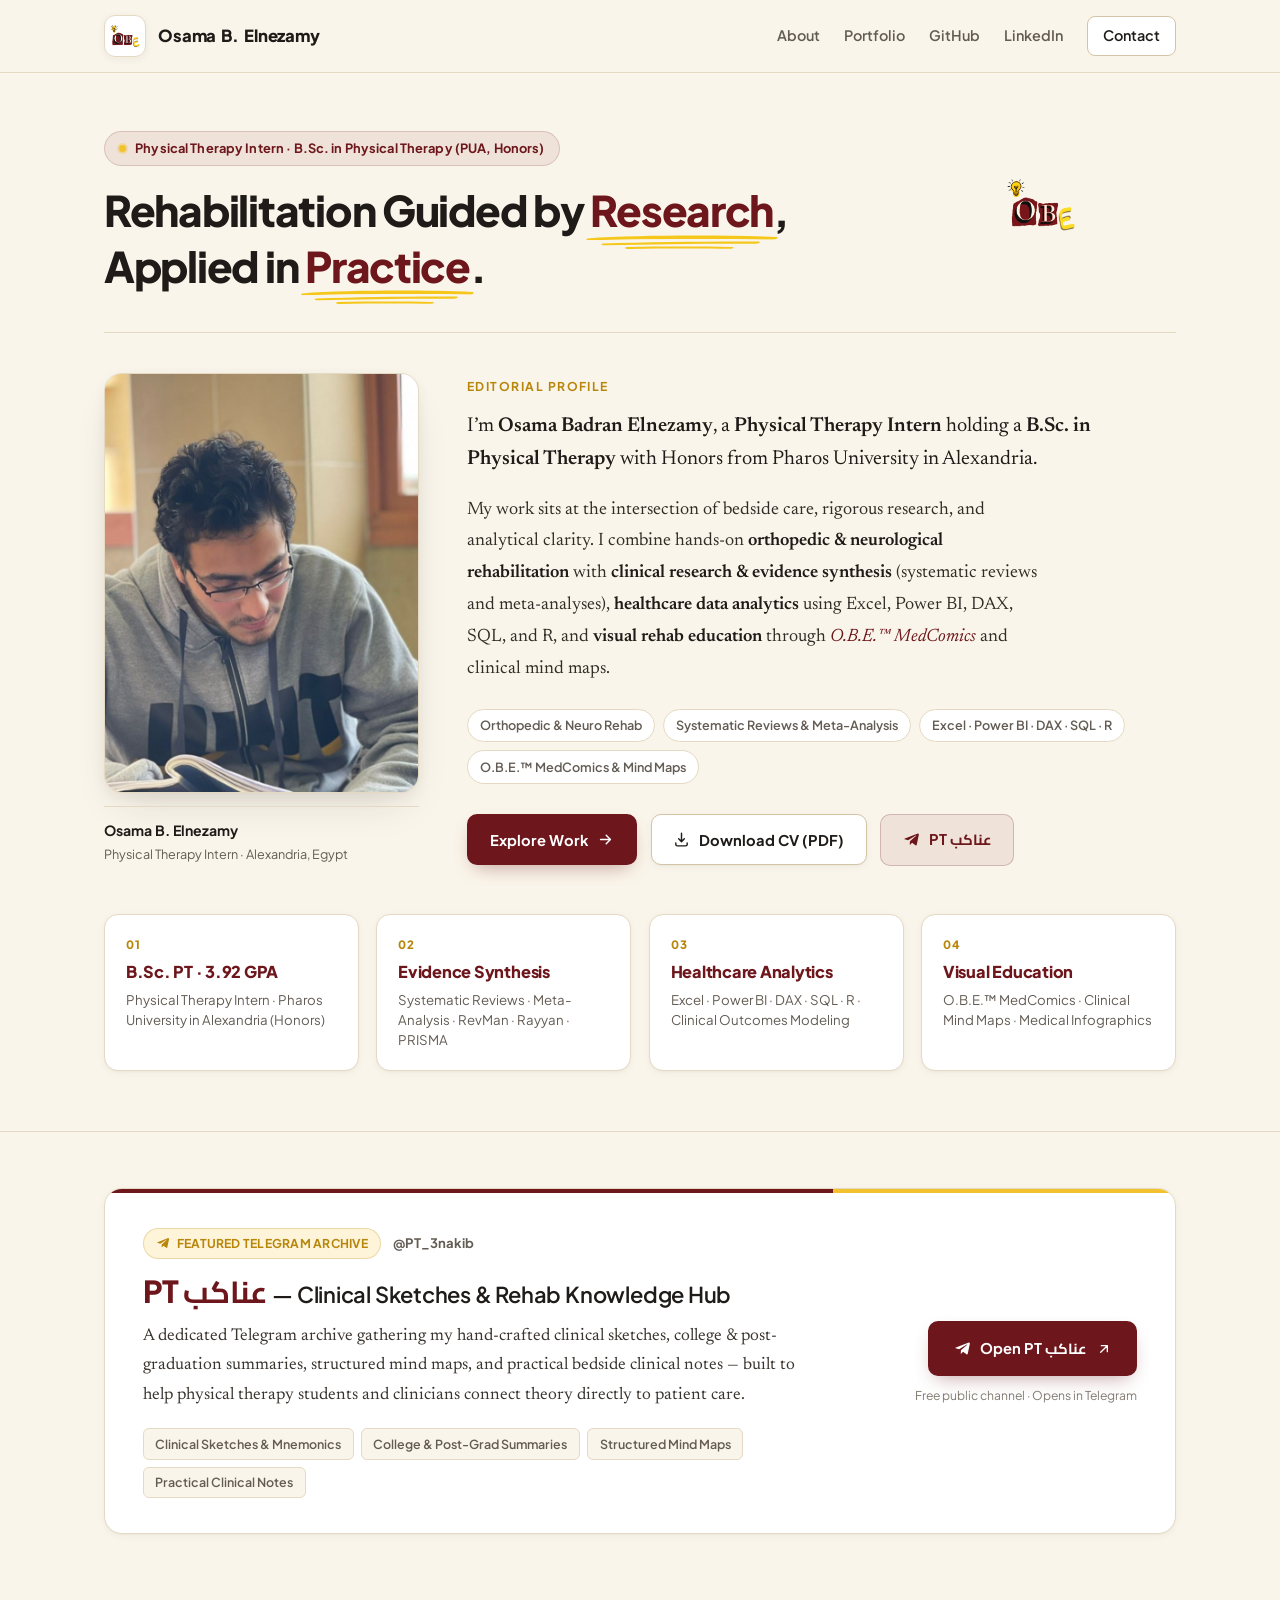
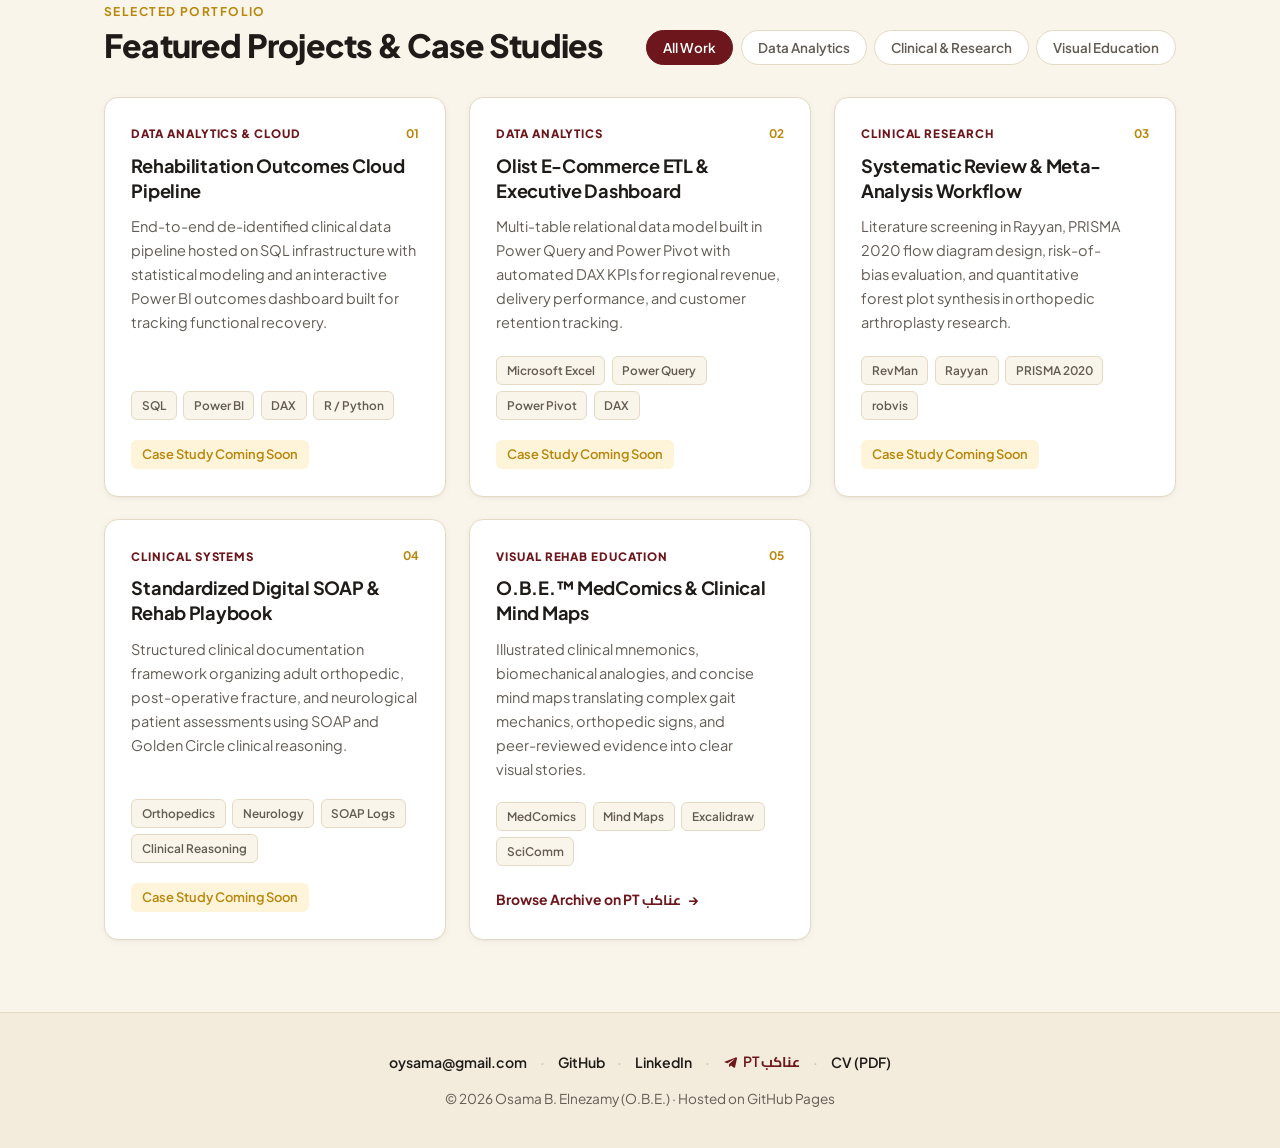
<file: index.html>
<!DOCTYPE html>
<html lang="en">
<head>
  <meta charset="UTF-8" />
  <meta name="viewport" content="width=device-width, initial-scale=1.0" />
  <meta
    name="description"
    content="Osama B. Elnezamy (O.B.E.) — Physical Therapy Intern, Clinical Researcher, Healthcare Data Analyst, and Medical Visual Educator."
  />
  <meta name="theme-color" content="#FAF5EA" />
  <link rel="canonical" href="https://osamabadran.github.io/" />
  <link rel="icon" type="image/png" href="assets/images/design/obe-logo.png" />
  <title>Osama B. Elnezamy (O.B.E.) · Physical Therapy, Clinical Research &amp; Data Analytics</title>

  <!-- Open Graph / Social Preview -->
  <meta property="og:type" content="website" />
  <meta property="og:url" content="https://osamabadran.github.io/" />
  <meta property="og:title" content="Osama B. Elnezamy (O.B.E.) · Physical Therapy, Clinical Research &amp; Data Analytics" />
  <meta
    property="og:description"
    content="Physical Therapy Intern, Clinical Researcher, Healthcare Data Analyst, and Medical Visual Educator."
  />
  <meta property="og:image" content="https://osamabadran.github.io/assets/images/og-cover.png" />
  <meta property="og:image:width" content="1200" />
  <meta property="og:image:height" content="630" />
  <meta
    property="og:image:alt"
    content="Osama B. Elnezamy (O.B.E.) — Physical Therapy, Clinical Research, Healthcare Data Analytics, and Visual Education"
  />

  <!-- Twitter Card -->
  <meta name="twitter:card" content="summary_large_image" />
  <meta name="twitter:title" content="Osama B. Elnezamy (O.B.E.) · Physical Therapy, Clinical Research &amp; Data Analytics" />
  <meta
    name="twitter:description"
    content="Physical Therapy Intern, Clinical Researcher, Healthcare Data Analyst, and Medical Visual Educator."
  />
  <meta name="twitter:image" content="https://osamabadran.github.io/assets/images/og-cover.png" />

  <!-- Structured Data (JSON-LD) -->
  <script type="application/ld+json">
    {
      "@context": "https://schema.org",
      "@type": "Person",
      "name": "Osama B. Elnezamy",
      "alternateName": ["Osama Badran", "O.B.E."],
      "url": "https://osamabadran.github.io/",
      "image": "https://osamabadran.github.io/assets/images/osama-profile.jpg",
      "jobTitle": "Physical Therapy Intern, Clinical Researcher & Healthcare Data Analyst",
      "alumniOf": {
        "@type": "CollegeOrUniversity",
        "name": "Pharos University in Alexandria"
      },
      "sameAs": [
        "https://github.com/Osamabadran",
        "https://www.linkedin.com/in/osama-b-elnezamy",
        "https://t.me/PT_3nakib"
      ]
    }
  </script>

  <!-- Google Fonts: Plus Jakarta Sans (UI/Headings), Newsreader (Editorial Bio), Cairo (Arabic) -->
  <link rel="preconnect" href="https://fonts.googleapis.com" />
  <link rel="preconnect" href="https://fonts.gstatic.com" crossorigin />
  <link
    href="https://fonts.googleapis.com/css2?family=Cairo:wght@600;700&family=Newsreader:ital,opsz,wght@0,6..72,400;0,6..72,500;0,6..72,600;1,6..72,400;1,6..72,500&family=Plus+Jakarta+Sans:wght@500;600;700;800&display=swap"
    rel="stylesheet"
  />
  <link rel="stylesheet" href="styles.css" />
</head>
<body>
  <a class="skip-link" href="#main-content">Skip to main content</a>

  <!-- Sticky Editorial Navigation -->
  <header class="site-header" id="top">
    <nav class="nav-inner container" aria-label="Primary navigation">
      <a href="#top" class="brand" aria-label="Osama B. Elnezamy home">
        <span class="brand-mark" aria-hidden="true">
          <img src="assets/images/design/obe-logo.png" alt="" width="42" height="42" />
        </span>
        <span class="brand-text">
          <span class="brand-name">Osama B. Elnezamy</span>
        </span>
      </a>

      <button
        class="nav-toggle"
        type="button"
        aria-expanded="false"
        aria-controls="primary-nav-links"
        aria-label="Toggle navigation menu"
      >
        <span class="nav-toggle-bar"></span>
        <span class="nav-toggle-bar"></span>
      </button>

      <div class="nav-links" id="primary-nav-links">
        <a href="#about">About</a>
        <a href="#projects">Portfolio</a>
        <a href="https://github.com/Osamabadran" target="_blank" rel="noopener noreferrer">GitHub</a>
        <a href="https://www.linkedin.com/in/osama-b-elnezamy" target="_blank" rel="noopener noreferrer">LinkedIn</a>
        <a href="mailto:oysama@gmail.com" class="nav-link-cta">Contact</a>
      </div>
    </nav>
  </header>

  <main id="main-content">
    <!-- Editorial Hero & Profile Section -->
    <section class="hero" id="about" aria-labelledby="hero-heading">
      <div class="container">
        <!-- Editorial Masthead Row with Seamless Compact Animated O.B.E. Emblem -->
        <div class="hero-masthead">
          <div class="hero-masthead-copy">
            <div class="eyebrow-row">
              <span class="eyebrow-pill">
                <span class="eyebrow-dot" aria-hidden="true"></span>
                Physical Therapy Intern · B.Sc. in Physical Therapy (PUA, Honors)
              </span>
            </div>
            <h1 id="hero-heading">
              Rehabilitation Guided by
              <span class="headline-accent scribble-first">Research<svg class="scribble" viewBox="0 0 220 38" preserveAspectRatio="none" aria-hidden="true">
                  <defs>
                    <mask id="scribble-mask-1" maskUnits="userSpaceOnUse">
                      <path class="scribble-reveal s1" d="M 0 8 Q 110 4 220 7" />
                      <path class="scribble-reveal s2" d="M 202 18 Q 110 18 16 21" />
                      <path class="scribble-reveal s3" d="M 42 29 Q 106 27.5 172 29" />
                    </mask>
                  </defs>
                  <g class="scribble-fill" mask="url(#scribble-mask-1)">
                    <path d="M 3 9 C 62 2, 154 2, 217 6 C 220 6.5, 219 11, 214 11.5 C 150 9.5, 64 10.5, 6 13 C 1 13.3, 0.5 9.4, 3 9 Z" />
                    <path d="M 196 15.5 C 142 15, 72 16.5, 21 19.5 C 17 20, 18 23.5, 23 23 C 76 21, 142 19.5, 194 20 C 199 20, 200 15.6, 196 15.5 Z" />
                    <path d="M 48 26.5 C 88 25.2, 132 25.2, 166 26.5 C 170 26.8, 169 30.2, 164 30.2 C 130 29.2, 90 29.4, 50 30.5 C 45 30.7, 44 26.8, 48 26.5 Z" />
                  </g>
                </svg></span>,<br class="hero-break" />
              Applied in
              <span class="headline-accent scribble-second">Practice<svg class="scribble" viewBox="0 0 220 38" preserveAspectRatio="none" aria-hidden="true">
                  <defs>
                    <mask id="scribble-mask-2" maskUnits="userSpaceOnUse">
                      <path class="scribble-reveal s1" d="M 0 8 Q 110 4 220 7" />
                      <path class="scribble-reveal s2" d="M 202 18 Q 110 18 16 21" />
                      <path class="scribble-reveal s3" d="M 42 29 Q 106 27.5 172 29" />
                    </mask>
                  </defs>
                  <g class="scribble-fill" mask="url(#scribble-mask-2)">
                    <path d="M 3 9 C 62 2, 154 2, 217 6 C 220 6.5, 219 11, 214 11.5 C 150 9.5, 64 10.5, 6 13 C 1 13.3, 0.5 9.4, 3 9 Z" />
                    <path d="M 196 15.5 C 142 15, 72 16.5, 21 19.5 C 17 20, 18 23.5, 23 23 C 76 21, 142 19.5, 194 20 C 199 20, 200 15.6, 196 15.5 Z" />
                    <path d="M 48 26.5 C 88 25.2, 132 25.2, 166 26.5 C 170 26.8, 169 30.2, 164 30.2 C 130 29.2, 90 29.4, 50 30.5 C 45 30.7, 44 26.8, 48 26.5 Z" />
                  </g>
                </svg></span>.
            </h1>
          </div>

          <div class="hero-emblem-lockup">
            <button
              type="button"
              class="obe-motion-trigger"
              data-state="playing"
              aria-label="Pause O.B.E. animated brand emblem"
              aria-pressed="false"
              title="Click to pause or play O.B.E. emblem"
            >
              <video
                class="obe-motion-video"
                autoplay
                muted
                loop
                playsinline
                preload="auto"
                poster="assets/images/design/obe-logo.png"
              >
                <source src="assets/images/design/obe-motion.mp4" type="video/mp4" />
              </video>
              <span class="obe-motion-hint" aria-hidden="true">Pause</span>
            </button>
          </div>
        </div>

        <!-- Personal Portrait + Editorial Serif Bio Spread -->
        <div class="profile-spread">
          <figure class="portrait-frame">
            <div class="portrait-wrap">
              <img
                src="assets/images/osama-profile.jpg"
                alt="Portrait of Osama B. Elnezamy studying clinical literature"
                class="portrait-img"
                width="696"
                height="928"
                loading="eager"
              />
            </div>
            <figcaption class="portrait-caption">
              <span class="caption-primary">Osama B. Elnezamy</span>
              <span class="caption-meta">Physical Therapy Intern · Alexandria, Egypt</span>
            </figcaption>
          </figure>

          <div class="bio-column">
            <p class="bio-kicker">Editorial Profile</p>
            <div class="editorial-bio">
              <p class="bio-lead">
                I’m <strong>Osama Badran Elnezamy</strong>, a <strong>Physical Therapy Intern</strong> holding a
                <strong>B.Sc. in Physical Therapy</strong> with Honors from Pharos University in Alexandria.
              </p>
              <p>
                My work sits at the intersection of bedside care, rigorous research, and analytical clarity. I combine
                hands-on <strong>orthopedic &amp; neurological rehabilitation</strong> with
                <strong>clinical research &amp; evidence synthesis</strong> (systematic reviews and meta-analyses),
                <strong>healthcare data analytics</strong> using Excel, Power BI, DAX, SQL, and R, and
                <strong>visual rehab education</strong> through <em>O.B.E.™ MedComics</em> and clinical mind maps.
              </p>
            </div>

            <ul class="pillar-tags" aria-label="Core professional pillars">
              <li>Orthopedic &amp; Neuro Rehab</li>
              <li>Systematic Reviews &amp; Meta-Analysis</li>
              <li>Excel · Power BI · DAX · SQL · R</li>
              <li>O.B.E.™ MedComics &amp; Mind Maps</li>
            </ul>

            <div class="cta-group">
              <a href="#projects" class="btn btn-primary">
                <span>Explore Work</span>
                <svg class="icon-svg" viewBox="0 0 24 24" aria-hidden="true">
                  <path d="M5 12h14m-6-6 6 6-6 6" fill="none" stroke="currentColor" stroke-width="2" stroke-linecap="round" stroke-linejoin="round" />
                </svg>
              </a>
              <a
                href="assets/cv/Osama_Elnezamy_CV.pdf"
                class="btn btn-outline"
                target="_blank"
                rel="noopener noreferrer"
              >
                <svg class="icon-svg" viewBox="0 0 24 24" aria-hidden="true">
                  <path d="M12 3v12m0 0-4-4m4 4 4-4M4 17v2a2 2 0 0 0 2 2h12a2 2 0 0 0 2-2v-2" fill="none" stroke="currentColor" stroke-width="2" stroke-linecap="round" stroke-linejoin="round" />
                </svg>
                <span>Download CV (PDF)</span>
              </a>
              <a
                href="https://t.me/PT_3nakib"
                class="btn btn-telegram"
                target="_blank"
                rel="noopener noreferrer"
                aria-label="Open PT عناكب Telegram channel (opens in new tab)"
              >
                <svg class="icon-svg" viewBox="0 0 24 24" aria-hidden="true">
                  <path d="M21.93 4.65c.22-.94-.35-1.31-.97-1.08L2.63 10.64c-.91.36-.9.88-.17 1.11l4.7 1.47 10.9-6.88c.51-.31.99-.14.6.2l-8.83 7.97-.33 4.86c.48 0 .7-.22.97-.48l2.33-2.26 4.84 3.57c.89.49 1.53.24 1.75-.82l3.14-14.69z" />
                </svg>
                <span>PT <bdi class="ar-text" lang="ar" dir="rtl">عناكب</bdi></span>
              </a>
            </div>
          </div>
        </div>

        <!-- Four Core Pillars / Credentials Strip -->
        <div class="pillars-grid" aria-label="Academic and clinical highlights">
          <div class="pillar-card">
            <span class="pillar-index">01</span>
            <h2 class="pillar-title">B.Sc. PT · 3.92 GPA</h2>
            <p class="pillar-desc">Physical Therapy Intern · Pharos University in Alexandria (Honors)</p>
          </div>
          <div class="pillar-card">
            <span class="pillar-index">02</span>
            <h2 class="pillar-title">Evidence Synthesis</h2>
            <p class="pillar-desc">Systematic Reviews · Meta-Analysis · RevMan · Rayyan · PRISMA</p>
          </div>
          <div class="pillar-card">
            <span class="pillar-index">03</span>
            <h2 class="pillar-title">Healthcare Analytics</h2>
            <p class="pillar-desc">Excel · Power BI · DAX · SQL · R · Clinical Outcomes Modeling</p>
          </div>
          <div class="pillar-card">
            <span class="pillar-index">04</span>
            <h2 class="pillar-title">Visual Education</h2>
            <p class="pillar-desc">O.B.E.™ MedComics · Clinical Mind Maps · Medical Infographics</p>
          </div>
        </div>
      </div>
    </section>

    <!-- Featured Telegram Channel Banner: PT عناكب -->
    <section class="channel-section" id="pt-3nakib" aria-labelledby="channel-heading">
      <div class="container">
        <div class="channel-card">
          <div class="channel-accent-bar" aria-hidden="true"></div>
          <div class="channel-body">
            <div class="channel-content">
              <div class="channel-meta">
                <span class="channel-badge">
                  <svg class="icon-svg" viewBox="0 0 24 24" aria-hidden="true">
                    <path d="M21.93 4.65c.22-.94-.35-1.31-.97-1.08L2.63 10.64c-.91.36-.9.88-.17 1.11l4.7 1.47 10.9-6.88c.51-.31.99-.14.6.2l-8.83 7.97-.33 4.86c.48 0 .7-.22.97-.48l2.33-2.26 4.84 3.57c.89.49 1.53.24 1.75-.82l3.14-14.69z" />
                  </svg>
                  Featured Telegram Archive
                </span>
                <span class="channel-handle">@PT_3nakib</span>
              </div>

              <h2 id="channel-heading" class="channel-title">
                PT <bdi class="ar-display" lang="ar" dir="rtl">عناكب</bdi>
                <span class="channel-title-sub">— Clinical Sketches &amp; Rehab Knowledge Hub</span>
              </h2>

              <p class="channel-description">
                A dedicated Telegram archive gathering my hand-crafted clinical sketches, college &amp;
                post-graduation summaries, structured mind maps, and practical bedside clinical notes — built to help
                physical therapy students and clinicians connect theory directly to patient care.
              </p>

              <ul class="channel-highlights">
                <li>Clinical Sketches &amp; Mnemonics</li>
                <li>College &amp; Post-Grad Summaries</li>
                <li>Structured Mind Maps</li>
                <li>Practical Clinical Notes</li>
              </ul>
            </div>

            <div class="channel-action">
              <a
                href="https://t.me/PT_3nakib"
                target="_blank"
                rel="noopener noreferrer"
                class="btn btn-primary btn-channel"
              >
                <svg class="icon-svg" viewBox="0 0 24 24" aria-hidden="true">
                  <path d="M21.93 4.65c.22-.94-.35-1.31-.97-1.08L2.63 10.64c-.91.36-.9.88-.17 1.11l4.7 1.47 10.9-6.88c.51-.31.99-.14.6.2l-8.83 7.97-.33 4.86c.48 0 .7-.22.97-.48l2.33-2.26 4.84 3.57c.89.49 1.53.24 1.75-.82l3.14-14.69z" />
                </svg>
                <span>Open PT <bdi class="ar-text" lang="ar" dir="rtl">عناكب</bdi></span>
                <svg class="icon-svg icon-ext" viewBox="0 0 24 24" aria-hidden="true">
                  <path d="M7 17 17 7m0 0H8m9 0v9" fill="none" stroke="currentColor" stroke-width="2" stroke-linecap="round" stroke-linejoin="round" />
                </svg>
              </a>
              <span class="channel-footnote">Free public channel · Opens in Telegram</span>
            </div>
          </div>
        </div>
      </div>
    </section>

    <!-- Filterable Portfolio Grid -->
    <section class="portfolio-section" id="projects" aria-labelledby="projects-heading">
      <div class="container">
        <div class="section-header">
          <div class="section-heading-group">
            <p class="section-kicker">Selected Portfolio</p>
            <h2 id="projects-heading">Featured Projects &amp; Case Studies</h2>
          </div>

          <div class="filters" role="group" aria-label="Filter projects by category">
            <button type="button" class="filter-btn active" data-filter="all" aria-pressed="true">
              All Work
            </button>
            <button type="button" class="filter-btn" data-filter="data" aria-pressed="false">
              Data Analytics
            </button>
            <button type="button" class="filter-btn" data-filter="research" aria-pressed="false">
              Clinical &amp; Research
            </button>
            <button type="button" class="filter-btn" data-filter="design" aria-pressed="false">
              Visual Education
            </button>
          </div>
        </div>

        <div class="project-grid" id="project-grid">
          <!-- Data Analytics 1 -->
          <article class="project-card" data-category="data">
            <div class="card-top">
              <div class="card-meta-row">
                <span class="card-category">Data Analytics &amp; Cloud</span>
                <span class="card-num">01</span>
              </div>
              <h3>Rehabilitation Outcomes Cloud Pipeline</h3>
              <p>
                End-to-end de-identified clinical data pipeline hosted on SQL infrastructure with statistical modeling
                and an interactive Power BI outcomes dashboard built for tracking functional recovery.
              </p>
            </div>
            <div class="card-bottom">
              <div class="tags">
                <span class="tag">SQL</span>
                <span class="tag">Power BI</span>
                <span class="tag">DAX</span>
                <span class="tag">R / Python</span>
              </div>
              <span class="card-status">Case Study Coming Soon</span>
            </div>
          </article>

          <!-- Data Analytics 2 -->
          <article class="project-card" data-category="data">
            <div class="card-top">
              <div class="card-meta-row">
                <span class="card-category">Data Analytics</span>
                <span class="card-num">02</span>
              </div>
              <h3>Olist E-Commerce ETL &amp; Executive Dashboard</h3>
              <p>
                Multi-table relational data model built in Power Query and Power Pivot with automated DAX KPIs for
                regional revenue, delivery performance, and customer retention tracking.
              </p>
            </div>
            <div class="card-bottom">
              <div class="tags">
                <span class="tag">Microsoft Excel</span>
                <span class="tag">Power Query</span>
                <span class="tag">Power Pivot</span>
                <span class="tag">DAX</span>
              </div>
              <span class="card-status">Case Study Coming Soon</span>
            </div>
          </article>

          <!-- Clinical & Research 1 -->
          <article class="project-card" data-category="research">
            <div class="card-top">
              <div class="card-meta-row">
                <span class="card-category">Clinical Research</span>
                <span class="card-num">03</span>
              </div>
              <h3>Systematic Review &amp; Meta-Analysis Workflow</h3>
              <p>
                Literature screening in Rayyan, PRISMA 2020 flow diagram design, risk-of-bias evaluation, and
                quantitative forest plot synthesis in orthopedic arthroplasty research.
              </p>
            </div>
            <div class="card-bottom">
              <div class="tags">
                <span class="tag">RevMan</span>
                <span class="tag">Rayyan</span>
                <span class="tag">PRISMA 2020</span>
                <span class="tag">robvis</span>
              </div>
              <span class="card-status">Case Study Coming Soon</span>
            </div>
          </article>

          <!-- Clinical & Research 2 -->
          <article class="project-card" data-category="research">
            <div class="card-top">
              <div class="card-meta-row">
                <span class="card-category">Clinical Systems</span>
                <span class="card-num">04</span>
              </div>
              <h3>Standardized Digital SOAP &amp; Rehab Playbook</h3>
              <p>
                Structured clinical documentation framework organizing adult orthopedic, post-operative fracture, and
                neurological patient assessments using SOAP and Golden Circle clinical reasoning.
              </p>
            </div>
            <div class="card-bottom">
              <div class="tags">
                <span class="tag">Orthopedics</span>
                <span class="tag">Neurology</span>
                <span class="tag">SOAP Logs</span>
                <span class="tag">Clinical Reasoning</span>
              </div>
              <span class="card-status">Case Study Coming Soon</span>
            </div>
          </article>

          <!-- Visual Education -->
          <article class="project-card" data-category="design">
            <div class="card-top">
              <div class="card-meta-row">
                <span class="card-category">Visual Rehab Education</span>
                <span class="card-num">05</span>
              </div>
              <h3>O.B.E.™ MedComics &amp; Clinical Mind Maps</h3>
              <p>
                Illustrated clinical mnemonics, biomechanical analogies, and concise mind maps translating complex
                gait mechanics, orthopedic signs, and peer-reviewed evidence into clear visual stories.
              </p>
            </div>
            <div class="card-bottom">
              <div class="tags">
                <span class="tag">MedComics</span>
                <span class="tag">Mind Maps</span>
                <span class="tag">Excalidraw</span>
                <span class="tag">SciComm</span>
              </div>
              <a
                href="https://t.me/PT_3nakib"
                target="_blank"
                rel="noopener noreferrer"
                class="card-link"
              >
                <span>Browse Archive on PT <bdi class="ar-text" lang="ar" dir="rtl">عناكب</bdi></span>
                <span class="arrow" aria-hidden="true">→</span>
              </a>
            </div>
          </article>
        </div>
      </div>
    </section>
  </main>

  <!-- Editorial Footer -->
  <footer class="site-footer">
    <div class="container footer-inner">
      <div class="footer-links" aria-label="Connect links">
        <a href="mailto:oysama@gmail.com">oysama@gmail.com</a>
        <span class="footer-sep" aria-hidden="true">·</span>
        <a href="https://github.com/Osamabadran" target="_blank" rel="noopener noreferrer">GitHub</a>
        <span class="footer-sep" aria-hidden="true">·</span>
        <a href="https://www.linkedin.com/in/osama-b-elnezamy" target="_blank" rel="noopener noreferrer">LinkedIn</a>
        <span class="footer-sep" aria-hidden="true">·</span>
        <a
          href="https://t.me/PT_3nakib"
          target="_blank"
          rel="noopener noreferrer"
          class="footer-telegram"
        >
          <svg class="icon-svg" viewBox="0 0 24 24" aria-hidden="true">
            <path d="M21.93 4.65c.22-.94-.35-1.31-.97-1.08L2.63 10.64c-.91.36-.9.88-.17 1.11l4.7 1.47 10.9-6.88c.51-.31.99-.14.6.2l-8.83 7.97-.33 4.86c.48 0 .7-.22.97-.48l2.33-2.26 4.84 3.57c.89.49 1.53.24 1.75-.82l3.14-14.69z" />
          </svg>
          <span>PT <bdi class="ar-text" lang="ar" dir="rtl">عناكب</bdi></span>
        </a>
        <span class="footer-sep" aria-hidden="true">·</span>
        <a href="assets/cv/Osama_Elnezamy_CV.pdf" target="_blank" rel="noopener noreferrer">CV (PDF)</a>
      </div>
      <p class="footer-copy">
        © 2026 Osama B. Elnezamy (O.B.E.) · Hosted on GitHub Pages
      </p>
    </div>
  </footer>

  <script src="script.js" defer></script>
</body>
</html>
</file>
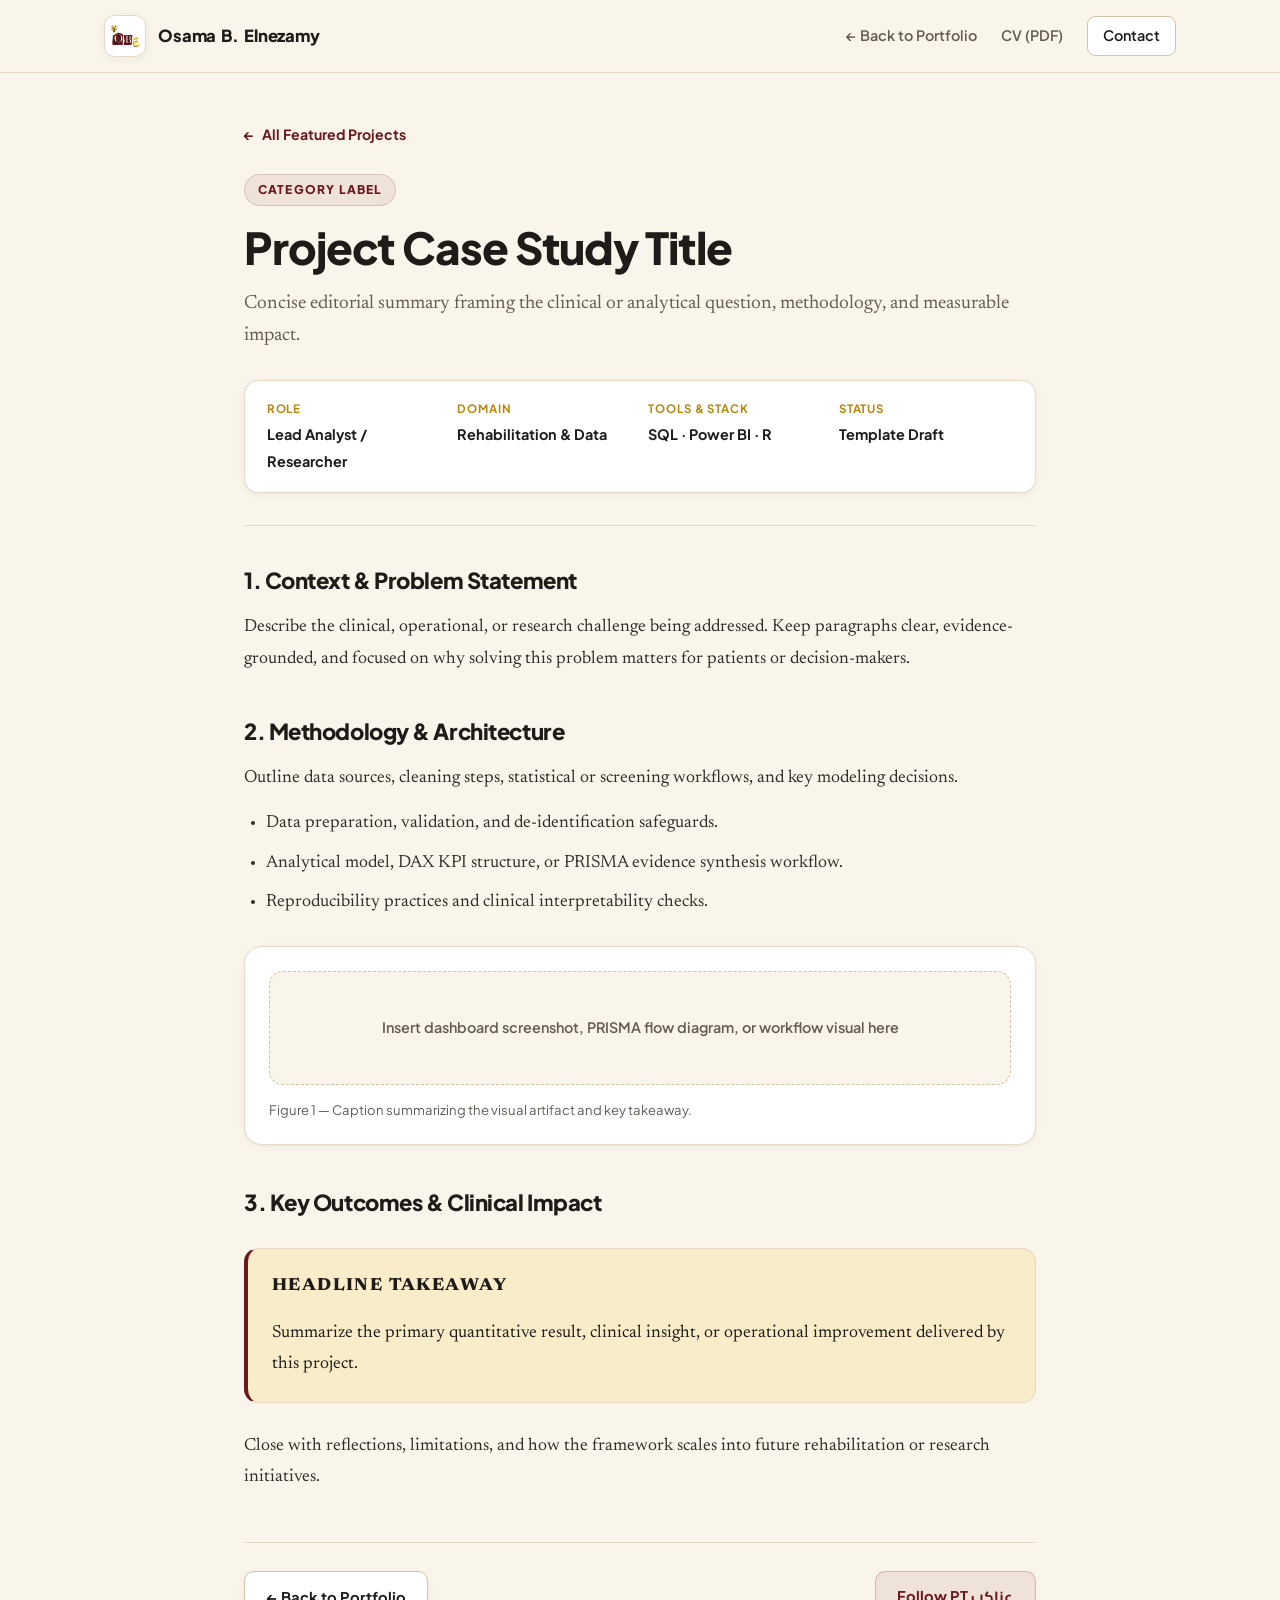
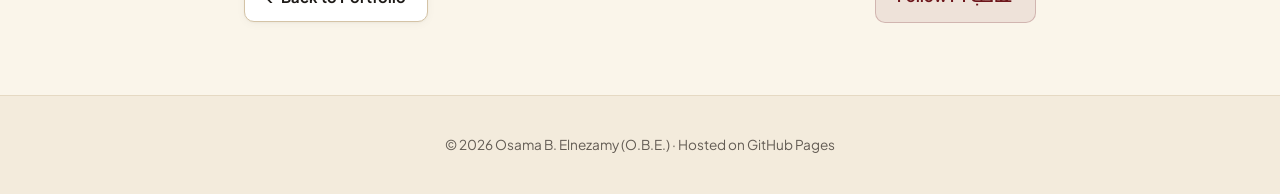
<file: projects/case-study-template.html>
<!DOCTYPE html>
<html lang="en">
<head>
  <meta charset="UTF-8" />
  <meta name="viewport" content="width=device-width, initial-scale=1.0" />
  <meta
    name="description"
    content="Project case study by Osama B. Elnezamy (O.B.E.) — Physical Therapy, Clinical Research &amp; Healthcare Data Analytics."
  />
  <meta name="theme-color" content="#FAF5EA" />
  <link rel="icon" type="image/png" href="../assets/images/design/obe-logo.png" />
  <title>Case Study Template · Osama B. Elnezamy (O.B.E.)</title>

  <!-- Google Fonts: Plus Jakarta Sans (UI/Headings), Newsreader (Editorial Body), Cairo (Arabic) -->
  <link rel="preconnect" href="https://fonts.googleapis.com" />
  <link rel="preconnect" href="https://fonts.gstatic.com" crossorigin />
  <link
    href="https://fonts.googleapis.com/css2?family=Cairo:wght@600;700&family=Newsreader:ital,opsz,wght@0,6..72,400;0,6..72,500;0,6..72,600;1,6..72,400;1,6..72,500&family=Plus+Jakarta+Sans:wght@500;600;700;800&display=swap"
    rel="stylesheet"
  />
  <link rel="stylesheet" href="../styles.css" />

  <style>
    .case-study-main {
      padding: 3rem 0 4.5rem;
    }

    .case-study-shell {
      max-width: 840px;
      margin: 0 auto;
    }

    .back-link {
      display: inline-flex;
      align-items: center;
      gap: 0.45rem;
      font-size: 0.88rem;
      font-weight: 700;
      color: var(--maroon);
      text-decoration: none;
      margin-bottom: 1.75rem;
      transition: gap 0.2s ease, color 0.2s ease;
    }

    .back-link:hover {
      color: var(--maroon-hover);
      gap: 0.65rem;
    }

    .case-header {
      padding-bottom: 2rem;
      margin-bottom: 2.25rem;
      border-bottom: 1px solid var(--border);
    }

    .case-category {
      display: inline-block;
      font-size: 0.75rem;
      font-weight: 800;
      text-transform: uppercase;
      letter-spacing: 0.1em;
      color: var(--maroon);
      background: var(--maroon-tint);
      border: 1px solid rgba(109, 22, 27, 0.16);
      padding: 0.3rem 0.8rem;
      border-radius: 999px;
      margin-bottom: 1rem;
    }

    .case-header h1 {
      font-size: clamp(1.9rem, 3.8vw, 2.75rem);
      font-weight: 800;
      line-height: 1.15;
      letter-spacing: -0.025em;
      color: var(--ink);
      margin-bottom: 1rem;
    }

    .case-subtitle {
      font-family: var(--font-serif);
      font-size: 1.2rem;
      line-height: 1.65;
      color: var(--muted);
      margin-bottom: 1.75rem;
    }

    .case-meta-grid {
      display: grid;
      grid-template-columns: repeat(auto-fit, minmax(165px, 1fr));
      gap: 1rem;
      background: var(--surface);
      border: 1px solid var(--border);
      border-radius: var(--radius-md);
      padding: 1.15rem 1.35rem;
      box-shadow: var(--shadow-card);
    }

    .case-meta-label {
      display: block;
      font-size: 0.72rem;
      font-weight: 700;
      text-transform: uppercase;
      letter-spacing: 0.08em;
      color: var(--gold-text);
      margin-bottom: 0.2rem;
    }

    .case-meta-value {
      font-size: 0.9rem;
      font-weight: 700;
      color: var(--ink);
    }

    .case-section {
      margin-bottom: 2.4rem;
    }

    .case-section h2 {
      font-size: 1.38rem;
      font-weight: 800;
      letter-spacing: -0.02em;
      color: var(--ink);
      margin-bottom: 0.85rem;
    }

    .case-section p,
    .case-section li {
      font-family: var(--font-serif);
      font-size: 1.1rem;
      line-height: 1.78;
      color: #312C27;
    }

    .case-section p + p {
      margin-top: 1rem;
    }

    .case-section ul {
      margin-top: 0.85rem;
      padding-left: 1.35rem;
      display: grid;
      gap: 0.5rem;
    }

    .case-callout {
      background: var(--gold-tint);
      border: 1px solid var(--border);
      border-left: 4px solid var(--maroon);
      border-radius: var(--radius-md);
      padding: 1.35rem 1.5rem;
      margin: 1.75rem 0;
    }

    .case-callout-title {
      font-family: var(--font-sans);
      font-size: 0.82rem;
      font-weight: 800;
      text-transform: uppercase;
      letter-spacing: 0.08em;
      color: var(--maroon);
      margin-bottom: 0.45rem;
    }

    .case-callout p {
      margin: 0;
      color: var(--ink);
    }

    .case-figure {
      background: var(--surface);
      border: 1px solid var(--border);
      border-radius: var(--radius-lg);
      padding: 1.5rem;
      margin: 1.75rem 0;
      box-shadow: var(--shadow-card);
    }

    .case-figure-placeholder {
      border: 1px dashed var(--border-strong);
      border-radius: var(--radius-md);
      background: var(--bg);
      padding: 2.75rem 1.5rem;
      text-align: center;
      font-family: var(--font-sans);
      font-size: 0.9rem;
      font-weight: 600;
      color: var(--muted);
    }

    .case-figure figcaption {
      margin-top: 0.85rem;
      font-family: var(--font-sans);
      font-size: 0.82rem;
      color: var(--muted);
    }

    .case-footer-nav {
      margin-top: 3rem;
      padding-top: 1.75rem;
      border-top: 1px solid var(--border);
      display: flex;
      flex-wrap: wrap;
      align-items: center;
      justify-content: space-between;
      gap: 1rem;
    }
  </style>
</head>
<body>
  <a class="skip-link" href="#main-content">Skip to main content</a>

  <header class="site-header" id="top">
    <nav class="nav-inner container" aria-label="Primary navigation">
      <a href="../index.html" class="brand" aria-label="Osama B. Elnezamy home">
        <span class="brand-mark" aria-hidden="true">
          <img src="../assets/images/design/obe-logo.png" alt="" width="42" height="42" />
        </span>
        <span class="brand-text">
          <span class="brand-name">Osama B. Elnezamy</span>
        </span>
      </a>

      <div class="nav-links">
        <a href="../index.html#projects">← Back to Portfolio</a>
        <a href="../assets/cv/Osama_Elnezamy_CV.pdf" target="_blank" rel="noopener noreferrer">CV (PDF)</a>
        <a href="mailto:oysama@gmail.com" class="nav-link-cta">Contact</a>
      </div>
    </nav>
  </header>

  <main id="main-content" class="case-study-main">
    <article class="container case-study-shell">
      <a href="../index.html#projects" class="back-link">
        <span aria-hidden="true">←</span>
        <span>All Featured Projects</span>
      </a>

      <header class="case-header">
        <span class="case-category">Category Label</span>
        <h1>Project Case Study Title</h1>
        <p class="case-subtitle">
          Concise editorial summary framing the clinical or analytical question, methodology, and measurable impact.
        </p>

        <div class="case-meta-grid">
          <div>
            <span class="case-meta-label">Role</span>
            <span class="case-meta-value">Lead Analyst / Researcher</span>
          </div>
          <div>
            <span class="case-meta-label">Domain</span>
            <span class="case-meta-value">Rehabilitation &amp; Data</span>
          </div>
          <div>
            <span class="case-meta-label">Tools &amp; Stack</span>
            <span class="case-meta-value">SQL · Power BI · R</span>
          </div>
          <div>
            <span class="case-meta-label">Status</span>
            <span class="case-meta-value">Template Draft</span>
          </div>
        </div>
      </header>

      <section class="case-section">
        <h2>1. Context &amp; Problem Statement</h2>
        <p>
          Describe the clinical, operational, or research challenge being addressed. Keep paragraphs clear,
          evidence-grounded, and focused on why solving this problem matters for patients or decision-makers.
        </p>
      </section>

      <section class="case-section">
        <h2>2. Methodology &amp; Architecture</h2>
        <p>
          Outline data sources, cleaning steps, statistical or screening workflows, and key modeling decisions.
        </p>
        <ul>
          <li>Data preparation, validation, and de-identification safeguards.</li>
          <li>Analytical model, DAX KPI structure, or PRISMA evidence synthesis workflow.</li>
          <li>Reproducibility practices and clinical interpretability checks.</li>
        </ul>

        <figure class="case-figure">
          <div class="case-figure-placeholder">
            Insert dashboard screenshot, PRISMA flow diagram, or workflow visual here
          </div>
          <figcaption>Figure 1 — Caption summarizing the visual artifact and key takeaway.</figcaption>
        </figure>
      </section>

      <section class="case-section">
        <h2>3. Key Outcomes &amp; Clinical Impact</h2>
        <div class="case-callout">
          <p class="case-callout-title">Headline Takeaway</p>
          <p>
            Summarize the primary quantitative result, clinical insight, or operational improvement delivered by this
            project.
          </p>
        </div>
        <p>
          Close with reflections, limitations, and how the framework scales into future rehabilitation or research
          initiatives.
        </p>
      </section>

      <div class="case-footer-nav">
        <a href="../index.html#projects" class="btn btn-outline">← Back to Portfolio</a>
        <a
          href="https://t.me/PT_3nakib"
          target="_blank"
          rel="noopener noreferrer"
          class="btn btn-telegram"
        >
          <span>Follow PT <bdi class="ar-text" lang="ar" dir="rtl">عناكب</bdi></span>
        </a>
      </div>
    </article>
  </main>

  <footer class="site-footer">
    <div class="container footer-inner">
      <p class="footer-copy">
        © 2026 Osama B. Elnezamy (O.B.E.) · Hosted on GitHub Pages
      </p>
    </div>
  </footer>
</body>
</html>
</file>
<file: styles.css>
/* ==========================================================================
   Osama B. Elnezamy (O.B.E.) — Warm Editorial Design System
   ========================================================================== */

:root {
  /* Core Palette */
  --bg: #FAF5EA;
  --bg-subtle: #F3EBDC;
  --surface: #FFFFFF;
  --border: #E5D9C3;
  --border-strong: #D4C3A6;

  /* O.B.E. Brand Accents */
  --maroon: #6D161B;
  --maroon-hover: #521014;
  --maroon-tint: rgba(109, 22, 27, 0.08);
  --maroon-tint-strong: rgba(109, 22, 27, 0.14);

  --gold: #F2C22E;
  --gold-text: #B8860B;
  --gold-tint: rgba(242, 194, 46, 0.18);

  /* Ink & Neutrals */
  --ink: #1E1B18;
  --muted: #635C54;
  --muted-light: #827A70;

  /* Typography */
  --font-sans: 'Plus Jakarta Sans', -apple-system, BlinkMacSystemFont, 'Segoe UI', sans-serif;
  --font-serif: 'Newsreader', Georgia, 'Times New Roman', serif;
  --font-arabic: 'Cairo', 'Plus Jakarta Sans', sans-serif;

  /* Radii & Elevation */
  --radius-sm: 8px;
  --radius-md: 14px;
  --radius-lg: 18px;
  --shadow-card: 0 2px 10px rgba(30, 27, 24, 0.04), 0 1px 2px rgba(30, 27, 24, 0.03);
  --shadow-card-hover: 0 14px 32px -10px rgba(109, 22, 27, 0.12), 0 4px 12px rgba(30, 27, 24, 0.05);
  --shadow-portrait: 0 20px 44px -16px rgba(30, 27, 24, 0.16), 0 4px 14px rgba(30, 27, 24, 0.05);

  /* Layout */
  --container-max: 1120px;
  --ease-editorial: cubic-bezier(0.22, 1, 0.36, 1);
}

/* Reset & Base */
*,
*::before,
*::after {
  box-sizing: border-box;
  margin: 0;
  padding: 0;
}

html {
  scroll-behavior: smooth;
  -webkit-font-smoothing: antialiased;
  -moz-osx-font-smoothing: grayscale;
}

body {
  background-color: var(--bg);
  color: var(--ink);
  font-family: var(--font-sans);
  font-size: 16px;
  line-height: 1.65;
  overflow-x: hidden;
}

img,
video {
  max-width: 100%;
  display: block;
}

a {
  color: inherit;
}

button {
  font-family: inherit;
}

/* Focus Accessibility */
:focus-visible {
  outline: 2px solid var(--maroon);
  outline-offset: 3px;
  border-radius: 4px;
}

.skip-link {
  position: absolute;
  top: -100px;
  left: 1rem;
  z-index: 200;
  background: var(--maroon);
  color: #FFFFFF;
  padding: 0.65rem 1.1rem;
  border-radius: var(--radius-sm);
  font-weight: 600;
  font-size: 0.88rem;
  text-decoration: none;
  transition: top 0.2s ease;
}

.skip-link:focus {
  top: 1rem;
}

.container {
  width: 100%;
  max-width: var(--container-max);
  margin: 0 auto;
  padding: 0 1.5rem;
}

.icon-svg {
  width: 17px;
  height: 17px;
  fill: currentColor;
  flex-shrink: 0;
}

/* Arabic Typography Support */
.ar-text,
.ar-display {
  font-family: var(--font-arabic);
  font-weight: 700;
  letter-spacing: 0;
}

.ar-display {
  font-weight: 700;
}

/* ==========================================================================
   Navigation
   ========================================================================== */
.site-header {
  position: sticky;
  top: 0;
  z-index: 100;
  background: rgba(250, 245, 234, 0.9);
  backdrop-filter: blur(12px);
  -webkit-backdrop-filter: blur(12px);
  border-bottom: 1px solid var(--border);
  transition: box-shadow 0.25s ease;
}

.site-header.is-scrolled {
  box-shadow: 0 6px 24px -12px rgba(30, 27, 24, 0.14);
}

.nav-inner {
  min-height: 72px;
  display: flex;
  align-items: center;
  justify-content: space-between;
  gap: 1.25rem;
}

.brand {
  display: inline-flex;
  align-items: center;
  gap: 0.75rem;
  text-decoration: none;
  flex-shrink: 0;
}

.brand-mark {
  width: 42px;
  height: 42px;
  border-radius: 11px;
  background: var(--surface);
  border: 1px solid var(--border);
  box-shadow: 0 2px 8px rgba(30, 27, 24, 0.06);
  display: inline-flex;
  align-items: center;
  justify-content: center;
  overflow: hidden;
  transition: border-color 0.2s ease, transform 0.2s ease;
}

.brand-mark img {
  width: 100%;
  height: 100%;
  object-fit: contain;
  transform: scale(1.65);
}

.brand:hover .brand-mark {
  border-color: var(--maroon);
  transform: translateY(-1px);
}

.brand-text {
  display: flex;
  align-items: center;
  line-height: 1.15;
}

.brand-name {
  font-size: 1.04rem;
  font-weight: 800;
  letter-spacing: -0.01em;
  word-spacing: 0.14em;
  color: var(--ink);
}

.nav-links {
  display: flex;
  align-items: center;
  gap: 1.5rem;
}

.nav-links a {
  text-decoration: none;
  font-size: 0.9rem;
  font-weight: 600;
  color: var(--muted);
  transition: color 0.2s ease, background-color 0.2s ease, border-color 0.2s ease;
}

.nav-links a:hover {
  color: var(--maroon);
}

.nav-link-cta {
  padding: 0.42rem 0.95rem;
  border-radius: var(--radius-sm);
  border: 1px solid var(--border-strong);
  background: var(--surface);
  color: var(--ink) !important;
}

.nav-link-cta:hover {
  border-color: var(--maroon);
  color: var(--maroon) !important;
}

.nav-toggle {
  display: none;
  width: 40px;
  height: 40px;
  border-radius: var(--radius-sm);
  border: 1px solid var(--border);
  background: var(--surface);
  color: var(--ink);
  cursor: pointer;
  flex-direction: column;
  align-items: center;
  justify-content: center;
  gap: 5px;
}

.nav-toggle-bar {
  width: 18px;
  height: 2px;
  background: currentColor;
  border-radius: 2px;
  transition: transform 0.22s ease, opacity 0.22s ease;
}

.nav-toggle[aria-expanded="true"] .nav-toggle-bar:first-child {
  transform: translateY(3.5px) rotate(45deg);
}

.nav-toggle[aria-expanded="true"] .nav-toggle-bar:last-child {
  transform: translateY(-3.5px) rotate(-45deg);
}

/* ==========================================================================
   Hero & Editorial Profile Section
   ========================================================================== */
.hero {
  padding: 3.5rem 0 3.75rem;
  border-bottom: 1px solid var(--border);
}

/* Masthead: Headline + Seamless Animated O.B.E. Brand Mark */
.hero-masthead {
  display: flex;
  align-items: center;
  justify-content: space-between;
  gap: 2rem;
  padding-bottom: 2.25rem;
  margin-bottom: 2.5rem;
  border-bottom: 1px solid var(--border);
}

.hero-masthead-copy {
  flex: 1;
  max-width: 780px;
  min-width: 0;
}

.eyebrow-row {
  margin-bottom: 1rem;
}

.eyebrow-pill {
  display: inline-flex;
  align-items: center;
  gap: 0.55rem;
  padding: 0.36rem 0.9rem;
  border-radius: 999px;
  background: var(--maroon-tint);
  border: 1px solid rgba(109, 22, 27, 0.16);
  color: var(--maroon);
  font-size: 0.8rem;
  font-weight: 700;
  letter-spacing: 0.01em;
}

.eyebrow-dot {
  width: 7px;
  height: 7px;
  border-radius: 50%;
  background: var(--gold);
  box-shadow: 0 0 0 2px rgba(242, 194, 46, 0.35);
  flex-shrink: 0;
}

.hero h1 {
  font-size: clamp(1.65rem, 3.3vw, 2.7rem);
  font-weight: 800;
  line-height: 1.32;
  letter-spacing: -0.03em;
  color: var(--ink);
}

.hero-break {
  display: inline;
}

.headline-accent {
  position: relative;
  display: inline-block;
  color: var(--maroon);
  white-space: nowrap;
}

.scribble {
  position: absolute;
  left: -3%;
  bottom: -0.34em;
  width: 106%;
  height: 0.44em;
  overflow: visible;
  pointer-events: none;
}

.scribble-fill {
  fill: #F5C71A;
}

.scribble-reveal {
  fill: none;
  stroke: #FFFFFF;
  stroke-width: 10;
  stroke-linecap: round;
  stroke-linejoin: round;
  stroke-dasharray: 260;
  stroke-dashoffset: 260;
}

.scribble-reveal.s2 {
  stroke-width: 9;
  stroke-dasharray: 220;
  stroke-dashoffset: 220;
}

.scribble-reveal.s3 {
  stroke-width: 9;
  stroke-dasharray: 160;
  stroke-dashoffset: 160;
}

/* Word 1 ("Research"): snappy 3-pass Z-draw */
.scribble-first .s1 { animation: scribble-sweep-1 0.19s cubic-bezier(0.22, 1, 0.36, 1) 0.45s both; }
.scribble-first .s2 { animation: scribble-sweep-2 0.17s cubic-bezier(0.22, 1, 0.36, 1) 0.61s both; }
.scribble-first .s3 { animation: scribble-sweep-3 0.15s cubic-bezier(0.22, 1, 0.36, 1) 0.75s both; }

/* Word 2 ("Practice"): draws right after "Research" finishes */
.scribble-second .s1 { animation: scribble-sweep-1 0.19s cubic-bezier(0.22, 1, 0.36, 1) 1.02s both; }
.scribble-second .s2 { animation: scribble-sweep-2 0.17s cubic-bezier(0.22, 1, 0.36, 1) 1.18s both; }
.scribble-second .s3 { animation: scribble-sweep-3 0.15s cubic-bezier(0.22, 1, 0.36, 1) 1.32s both; }

@keyframes scribble-sweep-1 { from { stroke-dashoffset: 260; } to { stroke-dashoffset: 0; } }
@keyframes scribble-sweep-2 { from { stroke-dashoffset: 220; } to { stroke-dashoffset: 0; } }
@keyframes scribble-sweep-3 { from { stroke-dashoffset: 160; } to { stroke-dashoffset: 0; } }

/* Seamless, Background-less Animated O.B.E. Motion Emblem
   NOTE: No isolation, transform, or opacity on parent so mix-blend-mode: multiply
   blends directly into the #FAF5EA warm cream page background. */
.hero-emblem-lockup {
  flex-shrink: 0;
  display: flex;
  flex-direction: column;
  align-items: center;
}

.obe-motion-trigger {
  position: relative;
  display: inline-flex;
  flex-direction: column;
  align-items: center;
  justify-content: center;
  width: 270px;
  padding: 0;
  margin: 0;
  border: 0;
  background: transparent;
  box-shadow: none;
  cursor: pointer;
  -webkit-tap-highlight-color: transparent;
}

.obe-motion-video {
  width: 100%;
  aspect-ratio: 16 / 9;
  height: auto;
  object-fit: contain;
  background: transparent;
  mix-blend-mode: multiply;
  filter: brightness(1.08) contrast(1.06);
  -webkit-mask-image: radial-gradient(ellipse 96% 94% at 50% 50%, #000 72%, transparent 100%);
  mask-image: radial-gradient(ellipse 96% 94% at 50% 50%, #000 72%, transparent 100%);
  pointer-events: none;
}

.obe-motion-hint {
  margin-top: 2px;
  font-size: 0.68rem;
  font-weight: 600;
  letter-spacing: 0.06em;
  text-transform: uppercase;
  color: var(--muted-light);
  opacity: 0;
  transition: opacity 0.2s ease, color 0.2s ease;
  pointer-events: none;
}

.obe-motion-trigger:hover .obe-motion-hint,
.obe-motion-trigger:focus-visible .obe-motion-hint,
.obe-motion-trigger[data-state="paused"] .obe-motion-hint {
  opacity: 1;
}

.obe-motion-trigger[data-state="paused"] .obe-motion-hint {
  color: var(--maroon);
}

/* Profile Spread: Portrait + Editorial Serif Bio */
.profile-spread {
  display: grid;
  grid-template-columns: minmax(250px, 315px) minmax(0, 1fr);
  align-items: start;
  gap: 3rem;
  margin-bottom: 3rem;
}

.portrait-frame {
  margin: 0;
}

.portrait-wrap {
  border-radius: var(--radius-lg);
  overflow: hidden;
  border: 1px solid var(--border);
  background: var(--bg-subtle);
  box-shadow: var(--shadow-portrait);
  aspect-ratio: 3 / 4;
}

.portrait-img {
  width: 100%;
  height: 100%;
  object-fit: cover;
  object-position: center 20%;
}

.portrait-caption {
  margin-top: 0.85rem;
  padding-top: 0.7rem;
  border-top: 1px solid var(--border);
  display: flex;
  flex-direction: column;
  gap: 0.15rem;
}

.caption-primary {
  font-size: 0.88rem;
  font-weight: 700;
  color: var(--ink);
}

.caption-meta {
  font-size: 0.79rem;
  color: var(--muted);
}

.bio-column {
  min-width: 0;
  padding-top: 0.2rem;
}

.bio-kicker {
  font-size: 0.76rem;
  font-weight: 700;
  text-transform: uppercase;
  letter-spacing: 0.12em;
  color: var(--gold-text);
  margin-bottom: 0.85rem;
}

.editorial-bio {
  font-family: var(--font-serif);
  font-optical-sizing: auto;
  color: var(--ink);
}

.editorial-bio p {
  font-size: 1.13rem;
  line-height: 1.76;
  color: #312C27;
  max-width: 58ch;
  text-wrap: pretty;
  hyphens: none;
  margin-bottom: 1.15rem;
}

.editorial-bio .bio-lead {
  font-size: 1.26rem;
  line-height: 1.65;
  color: var(--ink);
}

.editorial-bio strong {
  font-weight: 600;
  color: var(--ink);
}

.editorial-bio em {
  font-style: italic;
  color: var(--maroon);
}

.pillar-tags {
  list-style: none;
  display: flex;
  flex-wrap: wrap;
  gap: 0.5rem;
  margin: 1.45rem 0 1.85rem;
}

.pillar-tags li {
  font-size: 0.79rem;
  font-weight: 600;
  color: var(--muted);
  background: var(--surface);
  border: 1px solid var(--border);
  padding: 0.34rem 0.75rem;
  border-radius: 999px;
}

/* CTA Buttons */
.cta-group {
  display: flex;
  flex-wrap: wrap;
  align-items: center;
  gap: 0.85rem;
}

.btn {
  display: inline-flex;
  align-items: center;
  justify-content: center;
  gap: 0.55rem;
  padding: 0.78rem 1.35rem;
  border-radius: 10px;
  font-size: 0.92rem;
  font-weight: 700;
  text-decoration: none;
  cursor: pointer;
  border: 1px solid transparent;
  transition: transform 0.2s var(--ease-editorial), background-color 0.2s ease,
    border-color 0.2s ease, color 0.2s ease, box-shadow 0.2s ease;
}

.btn:hover {
  transform: translateY(-2px);
}

.btn-primary {
  background: var(--maroon);
  color: #FFFFFF;
  box-shadow: 0 8px 20px -8px rgba(109, 22, 27, 0.45);
}

.btn-primary:hover {
  background: var(--maroon-hover);
  box-shadow: 0 12px 24px -8px rgba(109, 22, 27, 0.52);
}

.btn-outline {
  background: var(--surface);
  color: var(--ink);
  border-color: var(--border-strong);
  box-shadow: var(--shadow-card);
}

.btn-outline:hover {
  border-color: var(--maroon);
  color: var(--maroon);
}

.btn-telegram {
  background: var(--maroon-tint);
  color: var(--maroon);
  border-color: rgba(109, 22, 27, 0.22);
}

.btn-telegram:hover {
  background: var(--maroon-tint-strong);
  border-color: var(--maroon);
}

/* Four Pillars Strip */
.pillars-grid {
  display: grid;
  grid-template-columns: repeat(4, minmax(0, 1fr));
  gap: 1.1rem;
}

.pillar-card {
  background: var(--surface);
  border: 1px solid var(--border);
  border-radius: var(--radius-md);
  padding: 1.25rem 1.3rem;
  box-shadow: var(--shadow-card);
  display: flex;
  flex-direction: column;
  gap: 0.3rem;
  transition: border-color 0.2s ease, transform 0.2s var(--ease-editorial);
}

.pillar-card:hover {
  border-color: var(--border-strong);
  transform: translateY(-2px);
}

.pillar-index {
  font-size: 0.72rem;
  font-weight: 800;
  letter-spacing: 0.08em;
  color: var(--gold-text);
}

.pillar-title {
  font-size: 1.02rem;
  font-weight: 800;
  color: var(--maroon);
  letter-spacing: -0.015em;
}

.pillar-desc {
  font-size: 0.83rem;
  line-height: 1.5;
  color: var(--muted);
}

/* ==========================================================================
   Featured Telegram Channel Banner: PT عناكب
   ========================================================================== */
.channel-section {
  padding: 3.5rem 0 1rem;
}

.channel-card {
  position: relative;
  background: var(--surface);
  border: 1px solid var(--border);
  border-radius: var(--radius-lg);
  box-shadow: var(--shadow-card);
  overflow: hidden;
}

.channel-accent-bar {
  height: 4px;
  width: 100%;
  background: linear-gradient(90deg, var(--maroon) 0%, var(--maroon) 68%, var(--gold) 68%, var(--gold) 100%);
}

.channel-body {
  padding: 2.15rem 2.35rem;
  display: grid;
  grid-template-columns: minmax(0, 1fr) auto;
  align-items: center;
  gap: 2.25rem;
}

.channel-meta {
  display: flex;
  flex-wrap: wrap;
  align-items: center;
  gap: 0.75rem;
  margin-bottom: 0.85rem;
}

.channel-badge {
  display: inline-flex;
  align-items: center;
  gap: 0.45rem;
  padding: 0.28rem 0.75rem;
  border-radius: 999px;
  background: var(--gold-tint);
  border: 1px solid rgba(184, 134, 11, 0.25);
  color: var(--gold-text);
  font-size: 0.76rem;
  font-weight: 700;
  letter-spacing: 0.02em;
  text-transform: uppercase;
}

.channel-badge .icon-svg {
  width: 14px;
  height: 14px;
}

.channel-handle {
  font-size: 0.82rem;
  font-weight: 700;
  color: var(--muted);
}

.channel-title {
  font-size: clamp(1.45rem, 2.6vw, 1.9rem);
  font-weight: 800;
  letter-spacing: -0.02em;
  color: var(--maroon);
  margin-bottom: 0.7rem;
  line-height: 1.25;
}

.channel-title-sub {
  font-weight: 600;
  color: var(--ink);
  font-size: 0.72em;
  letter-spacing: -0.01em;
}

.channel-description {
  font-family: var(--font-serif);
  font-size: 1.07rem;
  line-height: 1.7;
  color: #3A342E;
  max-width: 680px;
  text-wrap: pretty;
  margin-bottom: 1.15rem;
}

.channel-highlights {
  list-style: none;
  display: flex;
  flex-wrap: wrap;
  gap: 0.45rem;
}

.channel-highlights li {
  font-size: 0.78rem;
  font-weight: 600;
  color: var(--muted);
  background: var(--bg);
  border: 1px solid var(--border);
  padding: 0.28rem 0.72rem;
  border-radius: 6px;
}

.channel-action {
  display: flex;
  flex-direction: column;
  align-items: flex-end;
  gap: 0.55rem;
  flex-shrink: 0;
}

.btn-channel {
  padding: 0.88rem 1.55rem;
  white-space: nowrap;
}

.btn-channel .icon-ext {
  width: 16px;
  height: 16px;
}

.channel-footnote {
  font-size: 0.76rem;
  color: var(--muted-light);
}

/* ==========================================================================
   Portfolio Grid & Filters
   ========================================================================== */
.portfolio-section {
  padding: 3.25rem 0 4.5rem;
}

.section-header {
  display: flex;
  flex-wrap: wrap;
  justify-content: space-between;
  align-items: flex-end;
  gap: 1.25rem;
  margin-bottom: 2rem;
}

.section-kicker {
  font-size: 0.75rem;
  font-weight: 700;
  text-transform: uppercase;
  letter-spacing: 0.12em;
  color: var(--gold-text);
  margin-bottom: 0.3rem;
}

.section-header h2 {
  font-size: clamp(1.55rem, 2.8vw, 2rem);
  font-weight: 800;
  letter-spacing: -0.025em;
  color: var(--ink);
  line-height: 1.2;
}

.filters {
  display: flex;
  flex-wrap: wrap;
  gap: 0.45rem;
}

.filter-btn {
  background: var(--surface);
  border: 1px solid var(--border);
  color: var(--muted);
  padding: 0.48rem 1rem;
  border-radius: 999px;
  font-size: 0.84rem;
  font-weight: 600;
  cursor: pointer;
  transition: background-color 0.2s ease, border-color 0.2s ease, color 0.2s ease, transform 0.18s ease;
}

.filter-btn:hover {
  border-color: var(--maroon);
  color: var(--maroon);
}

.filter-btn.active {
  background: var(--maroon);
  border-color: var(--maroon);
  color: #FFFFFF;
}

.project-grid {
  display: grid;
  grid-template-columns: repeat(3, minmax(0, 1fr));
  gap: 1.4rem;
}

.project-card {
  background: var(--surface);
  border: 1px solid var(--border);
  border-radius: var(--radius-md);
  padding: 1.65rem;
  display: flex;
  flex-direction: column;
  justify-content: space-between;
  box-shadow: var(--shadow-card);
  transition: transform 0.24s var(--ease-editorial), border-color 0.22s ease,
    box-shadow 0.24s ease, opacity 0.22s ease;
}

.project-card:hover {
  transform: translateY(-4px);
  border-color: rgba(109, 22, 27, 0.42);
  box-shadow: var(--shadow-card-hover);
}

.project-card.is-hidden {
  display: none;
}

.project-card.is-entering {
  animation: cardReveal 0.32s var(--ease-editorial) both;
}

@keyframes cardReveal {
  from {
    opacity: 0;
    transform: translateY(10px);
  }
  to {
    opacity: 1;
    transform: translateY(0);
  }
}

.card-meta-row {
  display: flex;
  align-items: center;
  justify-content: space-between;
  gap: 0.75rem;
  margin-bottom: 0.65rem;
}

.card-category {
  font-size: 0.72rem;
  font-weight: 800;
  text-transform: uppercase;
  letter-spacing: 0.08em;
  color: var(--maroon);
}

.card-num {
  font-size: 0.74rem;
  font-weight: 700;
  color: var(--gold-text);
}

.project-card h3 {
  font-size: 1.14rem;
  font-weight: 700;
  line-height: 1.35;
  letter-spacing: -0.015em;
  color: var(--ink);
  margin-bottom: 0.7rem;
}

.project-card p {
  font-size: 0.91rem;
  line-height: 1.65;
  color: var(--muted);
  text-wrap: pretty;
  margin-bottom: 1.35rem;
}

.tags {
  display: flex;
  flex-wrap: wrap;
  gap: 0.4rem;
  margin-bottom: 1.25rem;
}

.tag {
  background: var(--bg);
  border: 1px solid var(--border);
  color: var(--muted);
  font-size: 0.74rem;
  font-weight: 600;
  padding: 0.22rem 0.6rem;
  border-radius: 6px;
}

.card-link {
  display: inline-flex;
  align-items: center;
  gap: 0.4rem;
  color: var(--maroon);
  text-decoration: none;
  font-size: 0.87rem;
  font-weight: 700;
  transition: color 0.2s ease, gap 0.2s ease;
}

.card-link:hover {
  color: var(--maroon-hover);
  gap: 0.65rem;
}

.card-status {
  display: inline-flex;
  align-items: center;
  font-size: 0.81rem;
  font-weight: 600;
  color: var(--gold-text);
  background: var(--gold-tint);
  padding: 0.26rem 0.68rem;
  border-radius: 6px;
}

/* ==========================================================================
   Footer
   ========================================================================== */
.site-footer {
  border-top: 1px solid var(--border);
  background: var(--bg-subtle);
  padding: 2.35rem 0;
}

.footer-inner {
  display: flex;
  flex-direction: column;
  align-items: center;
  gap: 0.85rem;
  text-align: center;
}

.footer-links {
  display: flex;
  flex-wrap: wrap;
  align-items: center;
  justify-content: center;
  gap: 0.55rem 0.8rem;
  font-size: 0.88rem;
  font-weight: 600;
  color: var(--ink);
}

.footer-links a {
  text-decoration: none;
  transition: color 0.2s ease;
}

.footer-links a:hover {
  color: var(--maroon);
}

.footer-telegram {
  display: inline-flex;
  align-items: center;
  gap: 0.35rem;
  color: var(--maroon);
}

.footer-telegram .icon-svg {
  width: 15px;
  height: 15px;
}

.footer-sep {
  color: var(--border-strong);
}

.footer-copy {
  font-size: 0.85rem;
  color: var(--muted);
}

/* ==========================================================================
   Responsive Breakpoints
   ========================================================================== */
@media (max-width: 1024px) {
  .pillars-grid {
    grid-template-columns: repeat(2, minmax(0, 1fr));
  }

  .project-grid {
    grid-template-columns: repeat(2, minmax(0, 1fr));
  }

  .channel-body {
    grid-template-columns: 1fr;
    gap: 1.5rem;
  }

  .channel-action {
    align-items: flex-start;
  }
}

@media (max-width: 820px) {
  .nav-toggle {
    display: inline-flex;
  }

  .nav-links {
    display: none;
    position: absolute;
    top: 100%;
    left: 0;
    right: 0;
    background: var(--bg);
    border-bottom: 1px solid var(--border);
    padding: 1rem 1.5rem 1.35rem;
    flex-direction: column;
    align-items: flex-start;
    gap: 0.85rem;
    box-shadow: 0 14px 30px -12px rgba(30, 27, 24, 0.16);
  }

  .nav-links.is-open {
    display: flex;
  }

  .hero {
    padding: 2.5rem 0 3rem;
  }

  .hero-masthead {
    flex-direction: column;
    align-items: flex-start;
    gap: 1.35rem;
    padding-bottom: 1.85rem;
    margin-bottom: 2rem;
  }

  .obe-motion-trigger {
    width: 210px;
  }

  .profile-spread {
    grid-template-columns: 1fr;
    gap: 2rem;
  }

  .portrait-frame {
    max-width: 310px;
  }
}

@media (max-width: 680px) {
  .hero-break {
    display: none;
  }
}

@media (max-width: 600px) {
  .container {
    padding: 0 1.15rem;
  }

  .pillars-grid,
  .project-grid {
    grid-template-columns: 1fr;
  }

  .channel-body {
    padding: 1.5rem 1.35rem;
  }

  .cta-group {
    flex-direction: column;
    align-items: stretch;
  }

  .btn {
    width: 100%;
  }

  .editorial-bio .bio-lead {
    font-size: 1.16rem;
  }

  .editorial-bio p {
    font-size: 1.05rem;
  }
}

/* Reduced Motion — respect UI transitions while keeping compact O.B.E. brand emblem playing */
@media (prefers-reduced-motion: reduce) {
  html {
    scroll-behavior: auto;
  }

  .btn,
  .nav-links a,
  .brand-mark,
  .pillar-card,
  .project-card,
  .filter-btn,
  .card-link {
    transition: none;
  }

  .project-card.is-entering {
    animation: none;
  }
}
</file>
